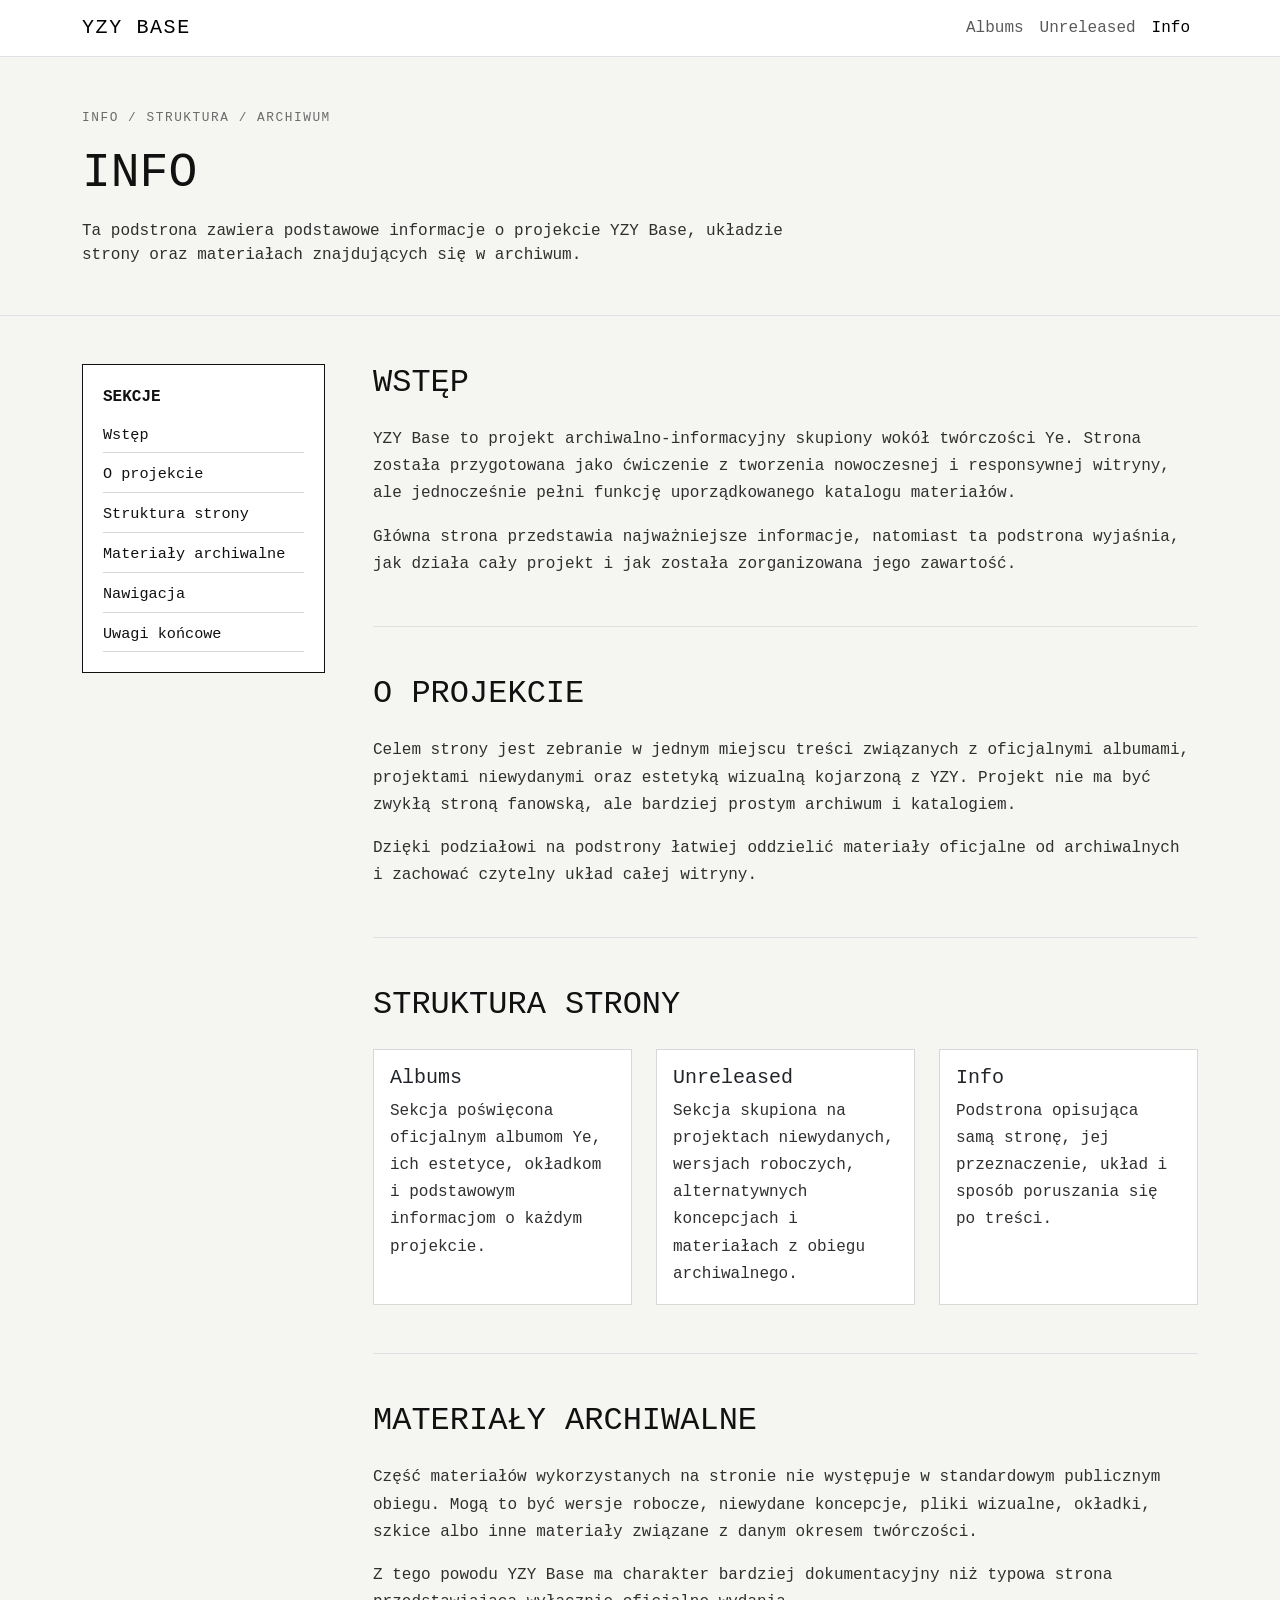
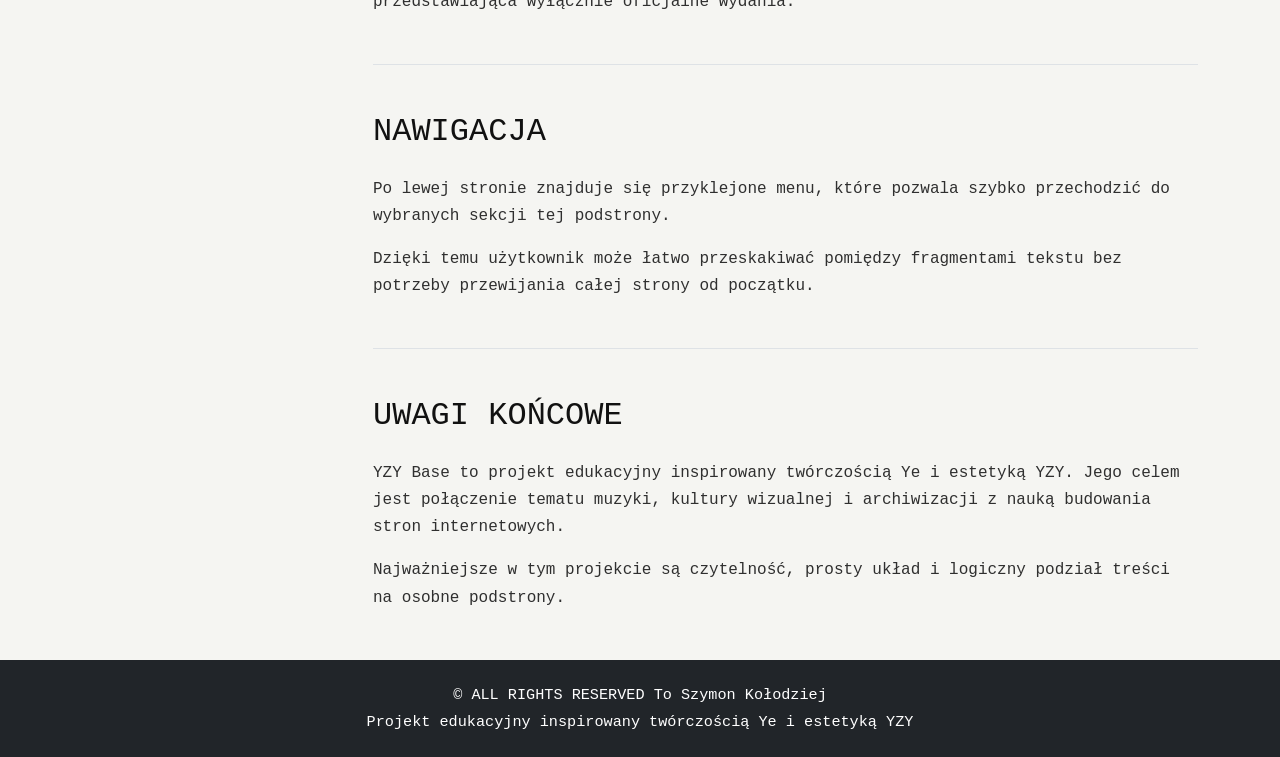
<file: about.html>
<!DOCTYPE html>
<html lang="pl">

<head>
    <meta charset="UTF-8">
    <meta name="viewport" content="width=device-width, initial-scale=1.0">

    <title>YZY Base | Info</title>
    <meta name="description" content="Informacje o stronie YZY Base, jej strukturze i materiałach archiwalnych.">

    <!-- Bootstrap -->
    <link href="https://cdn.jsdelivr.net/npm/bootstrap@5.3.3/dist/css/bootstrap.min.css" rel="stylesheet">

    <!-- Wspólny CSS -->
    <link rel="stylesheet" href="main.css">

    <!-- CSS about -->
    <link rel="stylesheet" href="about.css">

    <!-- Ikona -->
    <link rel="icon" type="image/x-icon" href="img/yeezy_logo.png">
</head>

<body>

    <!-- NAVBAR -->
    <nav class="navbar navbar-expand-lg bg-white border-bottom sticky-top fade-navbar">
        <div class="container">
            <a class="navbar-brand" href="index.html">YZY BASE</a>

            <button class="navbar-toggler" type="button" data-bs-toggle="collapse" data-bs-target="#mainNavbar"
                aria-controls="mainNavbar" aria-expanded="false" aria-label="Przełącz nawigację">
                <span class="navbar-toggler-icon"></span>
            </button>

            <div class="collapse navbar-collapse" id="mainNavbar">
                <ul class="navbar-nav ms-auto">
                    <li class="nav-item">
                        <a class="nav-link" href="albums.html">Albums</a>
                    </li>
                    <li class="nav-item">
                        <a class="nav-link" href="unreleased.html">Unreleased</a>
                    </li>
                    <li class="nav-item">
                        <a class="nav-link active" href="about.html">Info</a>
                    </li>
                </ul>
            </div>
        </div>
    </nav>

    <main class="fade-content">
        <!-- HERO -->
        <section class="about-hero py-5 border-bottom">
            <div class="container">
                <div class="row g-4">
                    <div class="col-12 col-lg-8">
                        <span class="about-label">INFO / STRUKTURA / ARCHIWUM</span>
                        <h1 class="about-title mt-3 mb-3">Info</h1>
                        <p class="about-subtitle mb-0">
                            Ta podstrona zawiera podstawowe informacje o projekcie YZY Base, układzie strony
                            oraz materiałach znajdujących się w archiwum.
                        </p>
                    </div>
                </div>
            </div>
        </section>

        <!-- CONTENT -->
        <section class="about-layout py-5">
            <div class="container">
                <div class="row g-5">

                    <!-- STICKY SIDEBAR -->
                    <div class="col-12 col-lg-3">
                        <aside class="about-sidebar">
                            <p class="about-sidebar-title">Sekcje</p>
                            <nav class="about-nav">
                                <a href="#wstep">Wstęp</a>
                                <a href="#projekt">O projekcie</a>
                                <a href="#struktura">Struktura strony</a>
                                <a href="#archiwum">Materiały archiwalne</a>
                                <a href="#nawigacja">Nawigacja</a>
                                <a href="#uwagi">Uwagi końcowe</a>
                            </nav>
                        </aside>
                    </div>

                    <!-- MAIN CONTENT -->
                    <div class="col-12 col-lg-9">
                        <section id="wstep" class="about-section border-bottom pb-5 mb-5">
                            <h2 class="mb-4 section-title">Wstęp</h2>
                            <p>
                                YZY Base to projekt archiwalno-informacyjny skupiony wokół twórczości Ye.
                                Strona została przygotowana jako ćwiczenie z tworzenia nowoczesnej i responsywnej
                                witryny,
                                ale jednocześnie pełni funkcję uporządkowanego katalogu materiałów.
                            </p>
                            <p class="mb-0">
                                Główna strona przedstawia najważniejsze informacje, natomiast ta podstrona wyjaśnia,
                                jak działa cały projekt i jak została zorganizowana jego zawartość.
                            </p>
                        </section>

                        <section id="projekt" class="about-section border-bottom pb-5 mb-5">
                            <h2 class="mb-4 section-title">O projekcie</h2>
                            <p>
                                Celem strony jest zebranie w jednym miejscu treści związanych z oficjalnymi albumami,
                                projektami niewydanymi oraz estetyką wizualną kojarzoną z YZY. Projekt nie ma być zwykłą
                                stroną fanowską, ale bardziej prostym archiwum i katalogiem.
                            </p>
                            <p class="mb-0">
                                Dzięki podziałowi na podstrony łatwiej oddzielić materiały oficjalne od archiwalnych
                                i zachować czytelny układ całej witryny.
                            </p>
                        </section>

                        <section id="struktura" class="about-section border-bottom pb-5 mb-5">
                            <h2 class="mb-4 section-title">Struktura strony</h2>

                            <div class="row g-4">
                                <div class="col-12 col-md-4">
                                    <div class="card h-100">
                                        <div class="card-body">
                                            <h5 class="card-title">Albums</h5>
                                            <p class="card-text mb-0">
                                                Sekcja poświęcona oficjalnym albumom Ye, ich estetyce, okładkom
                                                i podstawowym informacjom o każdym projekcie.
                                            </p>
                                        </div>
                                    </div>
                                </div>

                                <div class="col-12 col-md-4">
                                    <div class="card h-100">
                                        <div class="card-body">
                                            <h5 class="card-title">Unreleased</h5>
                                            <p class="card-text mb-0">
                                                Sekcja skupiona na projektach niewydanych, wersjach roboczych,
                                                alternatywnych koncepcjach i materiałach z obiegu archiwalnego.
                                            </p>
                                        </div>
                                    </div>
                                </div>

                                <div class="col-12 col-md-4">
                                    <div class="card h-100">
                                        <div class="card-body">
                                            <h5 class="card-title">Info</h5>
                                            <p class="card-text mb-0">
                                                Podstrona opisująca samą stronę, jej przeznaczenie, układ
                                                i sposób poruszania się po treści.
                                            </p>
                                        </div>
                                    </div>
                                </div>
                            </div>
                        </section>

                        <section id="archiwum" class="about-section border-bottom pb-5 mb-5">
                            <h2 class="mb-4 section-title">Materiały archiwalne</h2>
                            <p>
                                Część materiałów wykorzystanych na stronie nie występuje w standardowym publicznym
                                obiegu.
                                Mogą to być wersje robocze, niewydane koncepcje, pliki wizualne, okładki, szkice albo
                                inne
                                materiały związane z danym okresem twórczości.
                            </p>
                            <p class="mb-0">
                                Z tego powodu YZY Base ma charakter bardziej dokumentacyjny niż typowa strona
                                przedstawiająca wyłącznie oficjalne wydania.
                            </p>
                        </section>

                        <section id="nawigacja" class="about-section border-bottom pb-5 mb-5">
                            <h2 class="mb-4 section-title">Nawigacja</h2>
                            <p>
                                Po lewej stronie znajduje się przyklejone menu, które pozwala szybko przechodzić
                                do wybranych sekcji tej podstrony.
                            </p>
                            <p class="mb-0">
                                Dzięki temu użytkownik może łatwo przeskakiwać pomiędzy fragmentami tekstu
                                bez potrzeby przewijania całej strony od początku.
                            </p>
                        </section>

                        <section id="uwagi" class="about-section">
                            <h2 class="mb-4 section-title">Uwagi końcowe</h2>
                            <p>
                                YZY Base to projekt edukacyjny inspirowany twórczością Ye i estetyką YZY.
                                Jego celem jest połączenie tematu muzyki, kultury wizualnej i archiwizacji
                                z nauką budowania stron internetowych.
                            </p>
                            <p class="mb-0">
                                Najważniejsze w tym projekcie są czytelność, prosty układ i logiczny podział treści
                                na osobne podstrony.
                            </p>
                        </section>
                    </div>

                </div>
            </div>
        </section>
    </main>

    <!-- FOOTER -->
    <footer class="py-4 bg-dark text-white text-center">
        <div class="container">
            <p class="mb-1">© ALL RIGHTS RESERVED To Szymon Kołodziej</p>
            <p class="mb-0">Projekt edukacyjny inspirowany twórczością Ye i estetyką YZY</p>
        </div>
    </footer>

    <!-- Bootstrap JS -->
    <script src="https://cdn.jsdelivr.net/npm/bootstrap@5.3.3/dist/js/bootstrap.bundle.min.js"></script>

    <script src="main.js"></script>
</body>

</html>
</file>
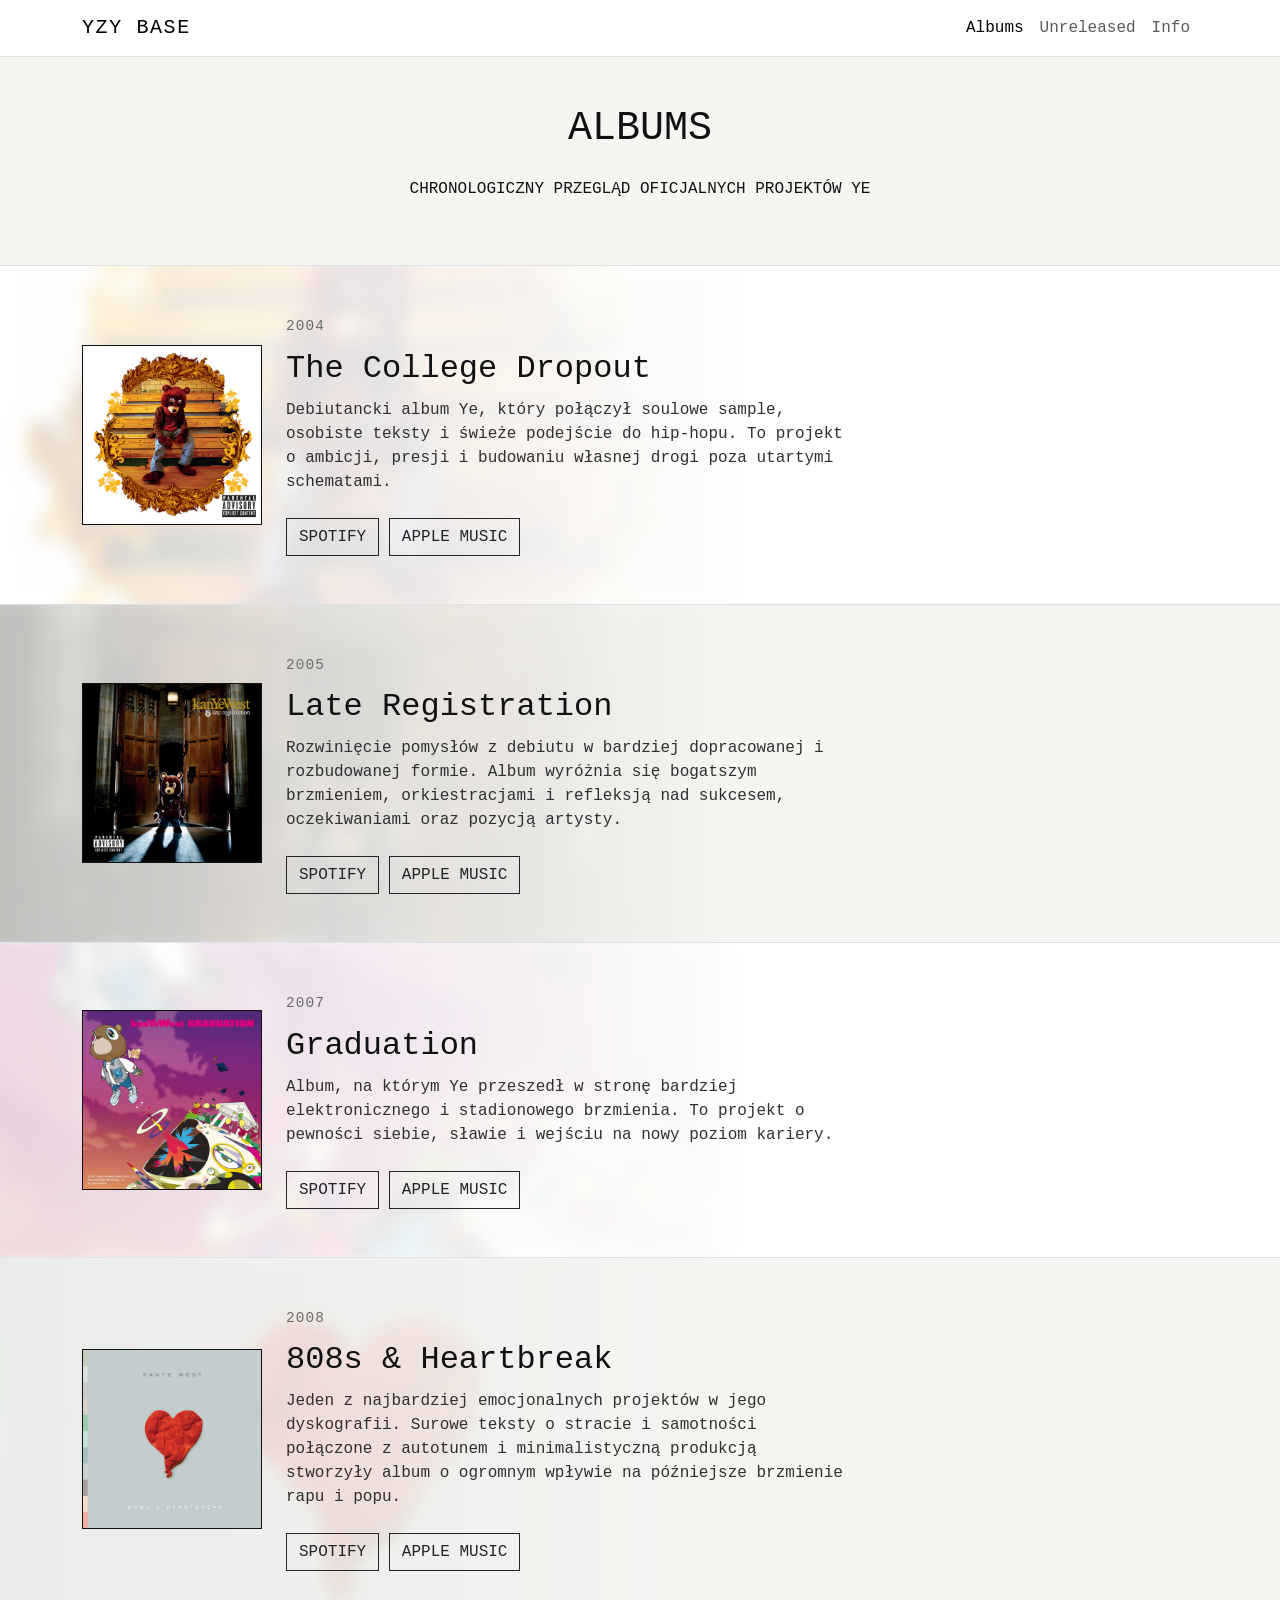
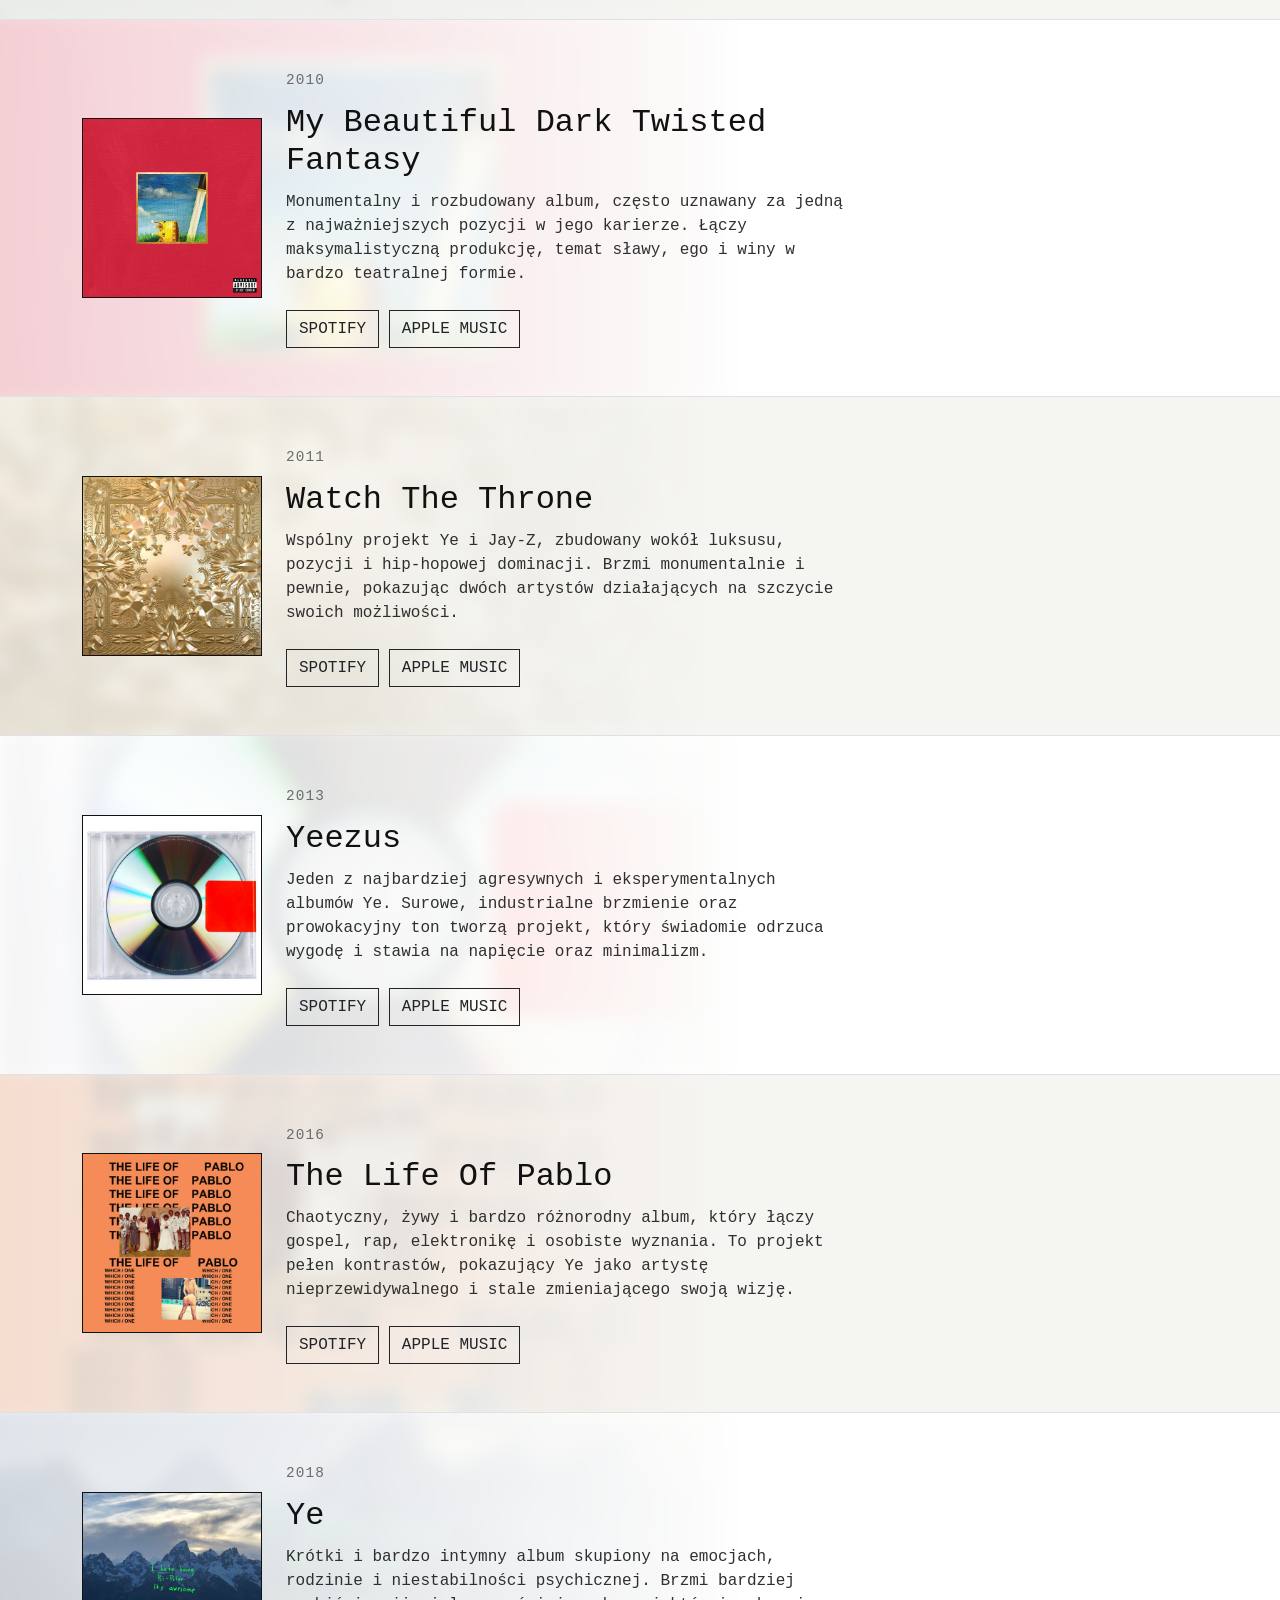
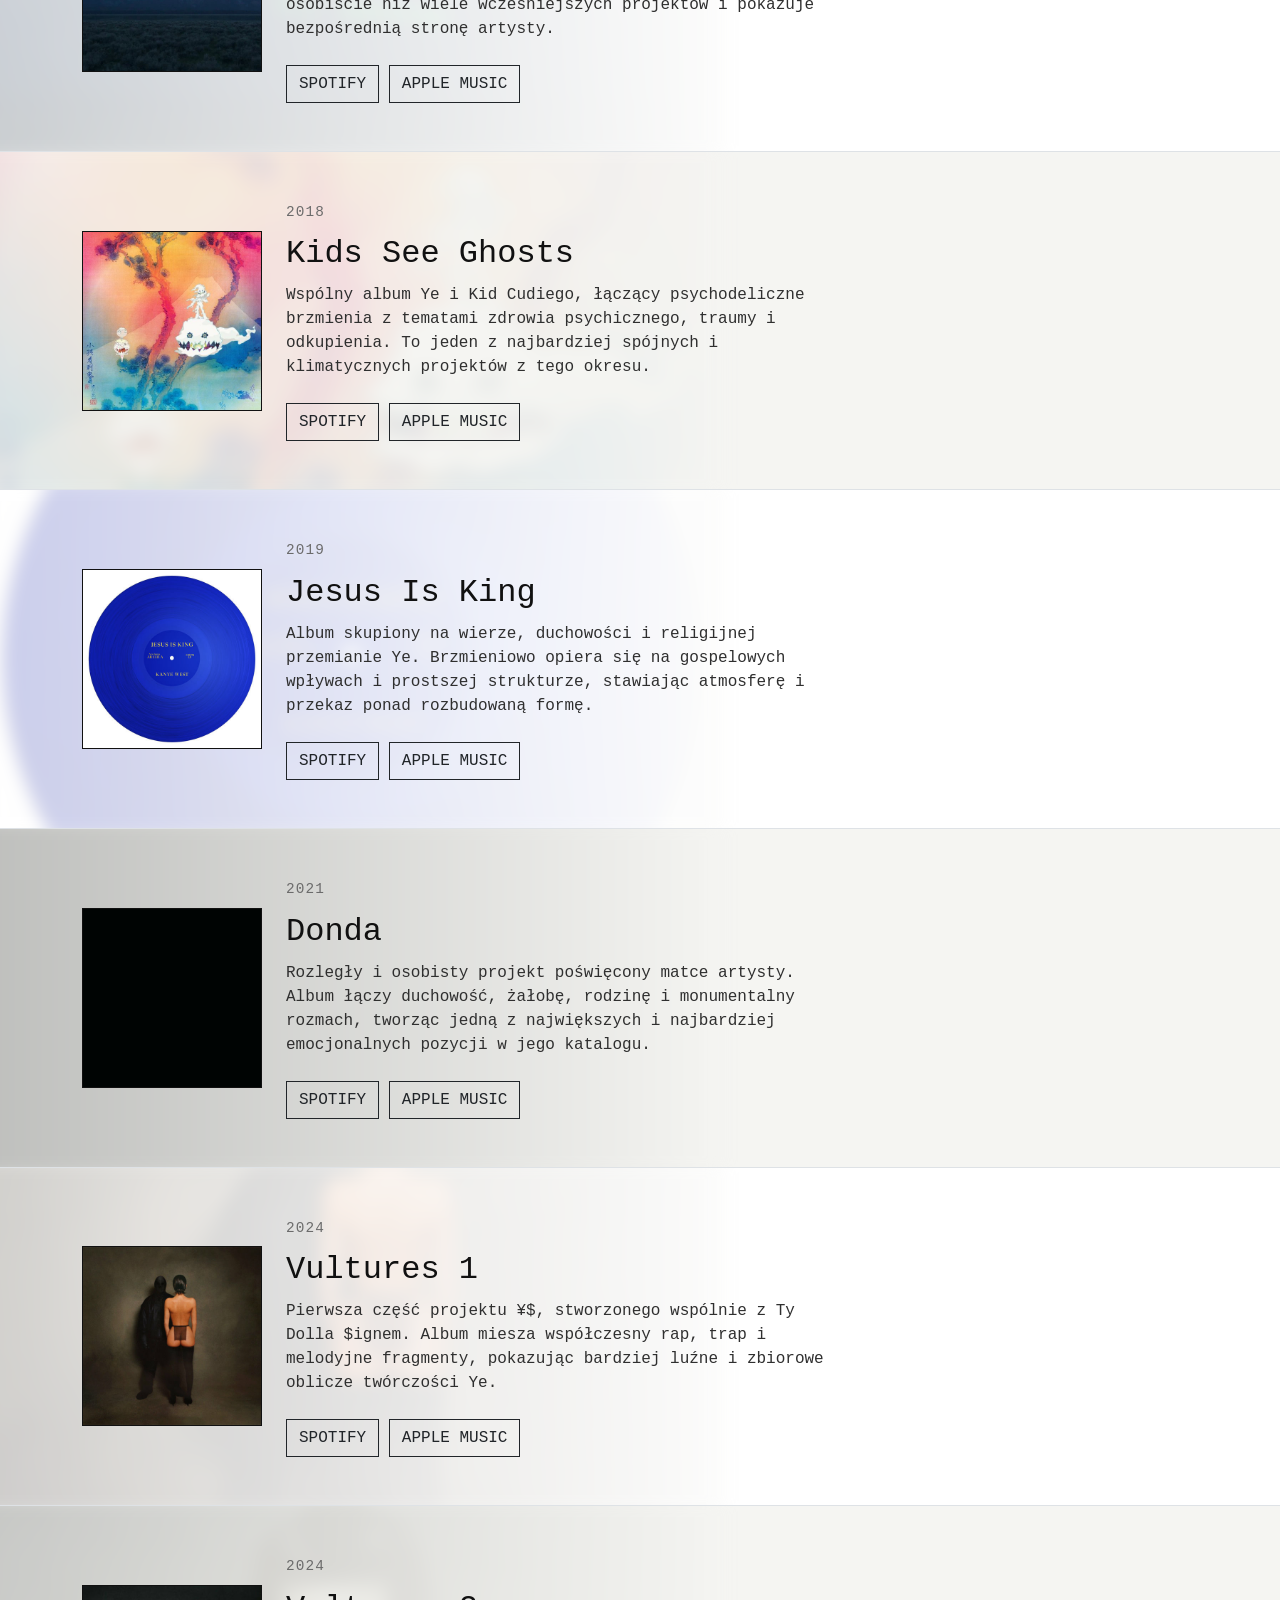
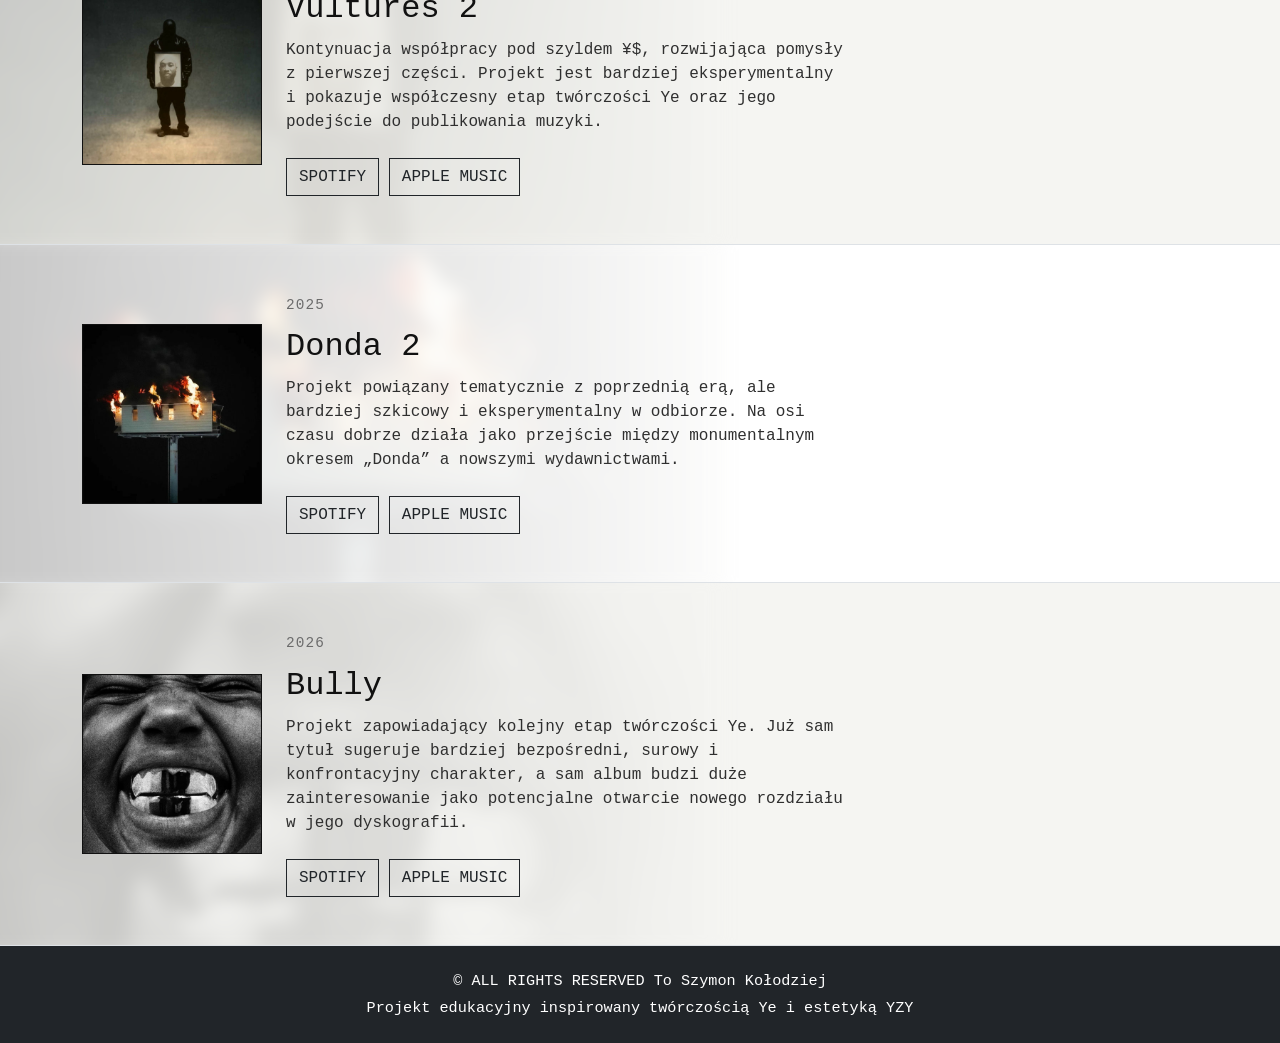
<file: albums.html>
<!DOCTYPE html>
<html lang="pl">

<head>
    <meta charset="UTF-8">
    <meta name="viewport" content="width=device-width, initial-scale=1.0">

    <title>YZY Base | Albums</title>
    <meta name="description" content="Podstrona z oficjalnymi albumami Ye w projekcie YZY Base.">

    <!-- Bootstrap -->
    <link href="https://cdn.jsdelivr.net/npm/bootstrap@5.3.3/dist/css/bootstrap.min.css" rel="stylesheet">

    <!-- Wspólny CSS -->
    <link rel="stylesheet" href="main.css">

    <!-- CSS Albums -->
    <link rel="stylesheet" href="albums.css">

    <!-- Ikona strony -->
    <link rel="icon" type="image/x-icon" href="img/yeezy_logo.png">
</head>

<body>

    <!-- NAVBAR -->
    <nav class="navbar navbar-expand-lg bg-white border-bottom sticky-top fade-navbar">
        <div class="container">
            <a class="navbar-brand" href="index.html">YZY BASE</a>

            <button class="navbar-toggler" type="button" data-bs-toggle="collapse" data-bs-target="#mainNavbar"
                aria-controls="mainNavbar" aria-expanded="false" aria-label="Przełącz nawigację">
                <span class="navbar-toggler-icon"></span>
            </button>

            <div class="collapse navbar-collapse" id="mainNavbar">
                <ul class="navbar-nav ms-auto">
                    <li class="nav-item">
                        <a class="nav-link active" href="albums.html">Albums</a>
                    </li>
                    <li class="nav-item">
                        <a class="nav-link" href="unreleased.html">Unreleased</a>
                    </li>
                    <li class="nav-item">
                        <a class="nav-link" href="about.html">Info</a>
                    </li>
                </ul>
            </div>
        </div>
    </nav>

    <!-- MAIN -->
    <main class="fade-content">
        <section class="py-5 border-bottom title-card">
            <div class="container text-center">
                <h1 class="mb-4">Albums</h1>
                <p>
                    Chronologiczny przegląd oficjalnych projektów Ye
                </p>
            </div>
        </section>

        <!-- ALBUM CARD'S -->
        <section class="py-5 border-bottom album-card album-bg-tcd">
            <div class="container">
                <div class="d-flex align-items-center gap-4">
                    <img src="img/TCD_img.jpg" class="album-cover" alt="The College Dropout Cover">

                    <div class="album-info">
                        <span class="album-year-badge">2004</span>
                        <h2 class="album-title">The College Dropout</h2>
                        <p class="album-description">
                            Debiutancki album Ye, który połączył soulowe sample, osobiste teksty i świeże podejście do
                            hip-hopu.
                            To projekt o ambicji, presji i budowaniu własnej drogi poza utartymi schematami.
                        </p>
                        <div class="mt-4">
                            <a href="https://open.spotify.com/album/4Uv86qWpGTxf7fU7lG5X6F"
                                class="btn btn-outline-dark rounded-0">SPOTIFY</a>
                            <a href="https://music.apple.com/pl/album/the-college-dropout/1412872568"
                                class="btn btn-outline-dark rounded-0">APPLE MUSIC</a>
                        </div>
                    </div>
                </div>
            </div>
        </section>

        <section class="py-5 border-bottom album-card-co album-bg-tl">
            <div class="container">
                <div class="d-flex align-items-center gap-4">
                    <img src="img/LT_img.jpg" class="album-cover" alt="Late Registration Cover">

                    <div class="album-info">
                        <span class="album-year-badge">2005</span>
                        <h2 class="album-title">Late Registration</h2>
                        <p class="album-description">
                            Rozwinięcie pomysłów z debiutu w bardziej dopracowanej i rozbudowanej formie.
                            Album wyróżnia się bogatszym brzmieniem, orkiestracjami i refleksją nad sukcesem,
                            oczekiwaniami oraz pozycją artysty.
                        </p>
                        <div class="mt-4">
                            <a href="https://open.spotify.com/album/5ll74bqtkcXlKE7wwkMq4g"
                                class="btn btn-outline-dark rounded-0">SPOTIFY</a>
                            <a href="https://music.apple.com/us/album/late-registration/1440828489"
                                class="btn btn-outline-dark rounded-0">APPLE MUSIC</a>
                        </div>
                    </div>
                </div>
            </div>
        </section>

        <section class="py-5 border-bottom album-card album-bg-gra">
            <div class="container">
                <div class="d-flex align-items-center gap-4">
                    <img src="img/Gra_img.jpg" class="album-cover" alt="Graduation Cover">

                    <div class="album-info">
                        <span class="album-year-badge">2007</span>
                        <h2 class="album-title">Graduation</h2>
                        <p class="album-description">
                            Album, na którym Ye przeszedł w stronę bardziej elektronicznego i stadionowego brzmienia.
                            To projekt o pewności siebie, sławie i wejściu na nowy poziom kariery.
                        </p>
                        <div class="mt-4">
                            <a href="https://open.spotify.com/album/7LQj9c3G6a9x5N1v2h3qgZ"
                                class="btn btn-outline-dark rounded-0">SPOTIFY</a>
                            <a href="https://music.apple.com/us/album/graduation/1440763592"
                                class="btn btn-outline-dark rounded-0">APPLE MUSIC</a>
                        </div>
                    </div>
                </div>
            </div>
        </section>

        <section class="py-5 border-bottom album-card-co album-bg-808">
            <div class="container">
                <div class="d-flex align-items-center gap-4">
                    <img src="img/808_img.jpg" class="album-cover" alt="808s & Heartbreak Cover">

                    <div class="album-info">
                        <span class="album-year-badge">2008</span>
                        <h2 class="album-title">808s &amp; Heartbreak</h2>
                        <p class="album-description">
                            Jeden z najbardziej emocjonalnych projektów w jego dyskografii.
                            Surowe teksty o stracie i samotności połączone z autotunem i minimalistyczną produkcją
                            stworzyły album o ogromnym wpływie na późniejsze brzmienie rapu i popu.
                        </p>
                        <div class="mt-4">
                            <a href="https://open.spotify.com/album/3WFTGIO6E3Xh4paEOBY9OU"
                                class="btn btn-outline-dark rounded-0">SPOTIFY</a>
                            <a href="https://music.apple.com/us/album/808s-heartbreak/1441410287"
                                class="btn btn-outline-dark rounded-0">APPLE MUSIC</a>
                        </div>
                    </div>
                </div>
            </div>
        </section>

        <section class="py-5 border-bottom album-card album-bg-mbdtf">
            <div class="container">
                <div class="d-flex align-items-center gap-4">
                    <img src="img/mbdtf_img.jpg" class="album-cover" alt="My Beautiful Dark Twisted Fantasy Cover">

                    <div class="album-info">
                        <span class="album-year-badge">2010</span>
                        <h2 class="album-title">My Beautiful Dark Twisted Fantasy</h2>
                        <p class="album-description">
                            Monumentalny i rozbudowany album, często uznawany za jedną z najważniejszych pozycji w jego
                            karierze.
                            Łączy maksymalistyczną produkcję, temat sławy, ego i winy w bardzo teatralnej formie.
                        </p>
                        <div class="mt-4">
                            <a href="https://open.spotify.com/album/20r762YmB5HeofjMCiPMLv"
                                class="btn btn-outline-dark rounded-0">SPOTIFY</a>
                            <a href="https://music.apple.com/us/album/my-beautiful-dark-twisted-fantasy/1440742903"
                                class="btn btn-outline-dark rounded-0">APPLE MUSIC</a>
                        </div>
                    </div>
                </div>
            </div>
        </section>

        <section class="py-5 border-bottom album-card-co album-bg-wtt">
            <div class="container">
                <div class="d-flex align-items-center gap-4">
                    <img src="img/wtt_img.jpg" class="album-cover" alt="Watch The Throne Cover">

                    <div class="album-info">
                        <span class="album-year-badge">2011</span>
                        <h2 class="album-title">Watch The Throne</h2>
                        <p class="album-description">
                            Wspólny projekt Ye i Jay-Z, zbudowany wokół luksusu, pozycji i hip-hopowej dominacji.
                            Brzmi monumentalnie i pewnie, pokazując dwóch artystów działających na szczycie swoich
                            możliwości.
                        </p>
                        <div class="mt-4">
                            <a href="https://open.spotify.com/album/0U6ldwLBEMkwgfQRY4V6D2"
                                class="btn btn-outline-dark rounded-0">SPOTIFY</a>
                            <a href="https://music.apple.com/us/album/watch-the-throne-deluxe/1440763530"
                                class="btn btn-outline-dark rounded-0">APPLE MUSIC</a>
                        </div>
                    </div>
                </div>
            </div>
        </section>

        <section class="py-5 border-bottom album-card album-bg-yee">
            <div class="container">
                <div class="d-flex align-items-center gap-4">
                    <img src="img/yeezus_img.jpg" class="album-cover" alt="Yeezus Cover">

                    <div class="album-info">
                        <span class="album-year-badge">2013</span>
                        <h2 class="album-title">Yeezus</h2>
                        <p class="album-description">
                            Jeden z najbardziej agresywnych i eksperymentalnych albumów Ye.
                            Surowe, industrialne brzmienie oraz prowokacyjny ton tworzą projekt, który świadomie odrzuca
                            wygodę i stawia na napięcie oraz minimalizm.
                        </p>
                        <div class="mt-4">
                            <a href="https://open.spotify.com/album/7D2NdGvBHIavgLhmcwhluK?si=PCcYpvYBR4e7ibXGwdLCNw"
                                class="btn btn-outline-dark rounded-0">SPOTIFY</a>
                            <a href="https://music.apple.com/us/album/yeezus/1440811524"
                                class="btn btn-outline-dark rounded-0">APPLE MUSIC</a>
                        </div>
                    </div>
                </div>
            </div>
        </section>

        <section class="py-5 border-bottom album-card-co album-bg-tlop">
            <div class="container">
                <div class="d-flex align-items-center gap-4">
                    <img src="img/tlop_img.jpg" class="album-cover" alt="The Life Of Pablo Cover">

                    <div class="album-info">
                        <span class="album-year-badge">2016</span>
                        <h2 class="album-title">The Life Of Pablo</h2>
                        <p class="album-description">
                            Chaotyczny, żywy i bardzo różnorodny album, który łączy gospel, rap, elektronikę i osobiste
                            wyznania.
                            To projekt pełen kontrastów, pokazujący Ye jako artystę nieprzewidywalnego i stale
                            zmieniającego swoją wizję.
                        </p>
                        <div class="mt-4">
                            <a href="https://open.spotify.com/album/7gsWAHLeT0w7es6FofOXk1"
                                class="btn btn-outline-dark rounded-0">SPOTIFY</a>
                            <a href="https://music.apple.com/us/album/yeezus/1440811524"
                                class="btn btn-outline-dark rounded-0">APPLE MUSIC</a>
                        </div>
                    </div>
                </div>
            </div>
        </section>

        <section class="py-5 border-bottom album-card album-bg-ye">
            <div class="container">
                <div class="d-flex align-items-center gap-4">
                    <img src="img/ye_img.jpg" class="album-cover" alt="Ye Cover">

                    <div class="album-info">
                        <span class="album-year-badge">2018</span>
                        <h2 class="album-title">Ye</h2>
                        <p class="album-description">
                            Krótki i bardzo intymny album skupiony na emocjach, rodzinie i niestabilności psychicznej.
                            Brzmi bardziej osobiście niż wiele wcześniejszych projektów i pokazuje bezpośrednią stronę
                            artysty.
                        </p>
                        <div class="mt-4">
                            <a href="https://open.spotify.com/album/2Ek1q2haOnxVqhvVKqMvJe"
                                class="btn btn-outline-dark rounded-0">SPOTIFY</a>
                            <a href="https://music.apple.com/us/album/ye/1396710872"
                                class="btn btn-outline-dark rounded-0">APPLE MUSIC</a>
                        </div>
                    </div>
                </div>
            </div>
        </section>

        <section class="py-5 border-bottom album-card-co album-bg-ksg">
            <div class="container">
                <div class="d-flex align-items-center gap-4">
                    <img src="img/ksg_img.jpg" class="album-cover" alt="Kids See Ghosts Cover">

                    <div class="album-info">
                        <span class="album-year-badge">2018</span>
                        <h2 class="album-title">Kids See Ghosts</h2>
                        <p class="album-description">
                            Wspólny album Ye i Kid Cudiego, łączący psychodeliczne brzmienia z tematami zdrowia
                            psychicznego, traumy i odkupienia.
                            To jeden z najbardziej spójnych i klimatycznych projektów z tego okresu.
                        </p>
                        <div class="mt-4">
                            <a href="https://open.spotify.com/album/6pwuKxMUkNg673KETsXPUV?si=owsXKGSjQFWmUsx00BMepQ"
                                class="btn btn-outline-dark rounded-0">SPOTIFY</a>
                            <a href="https://music.apple.com/us/album/kids-see-ghosts/1396710879"
                                class="btn btn-outline-dark rounded-0">APPLE MUSIC</a>
                        </div>
                    </div>
                </div>
            </div>
        </section>

        <section class="py-5 border-bottom album-card album-bg-jik">
            <div class="container">
                <div class="d-flex align-items-center gap-4">
                    <img src="img/jik_img.jpg" class="album-cover" alt="Jesus Is King Cover">

                    <div class="album-info">
                        <span class="album-year-badge">2019</span>
                        <h2 class="album-title">Jesus Is King</h2>
                        <p class="album-description">
                            Album skupiony na wierze, duchowości i religijnej przemianie Ye.
                            Brzmieniowo opiera się na gospelowych wpływach i prostszej strukturze, stawiając atmosferę i
                            przekaz ponad rozbudowaną formę.
                        </p>
                        <div class="mt-4">
                            <a href="https://open.spotify.com/album/0FgZKfoU2Br5sHOfvZKTI9"
                                class="btn btn-outline-dark rounded-0">SPOTIFY</a>
                            <a href="https://music.apple.com/us/album/jesus-is-king/1484936940"
                                class="btn btn-outline-dark rounded-0">APPLE MUSIC</a>
                        </div>
                    </div>
                </div>
            </div>
        </section>

        <section class="py-5 border-bottom album-card-co album-bg-donda">
            <div class="container">
                <div class="d-flex align-items-center gap-4">
                    <img src="img/donda_img.jpg" class="album-cover" alt="Donda Cover">

                    <div class="album-info">
                        <span class="album-year-badge">2021</span>
                        <h2 class="album-title">Donda</h2>
                        <p class="album-description">
                            Rozległy i osobisty projekt poświęcony matce artysty.
                            Album łączy duchowość, żałobę, rodzinę i monumentalny rozmach, tworząc jedną z największych
                            i najbardziej emocjonalnych pozycji w jego katalogu.
                        </p>
                        <div class="mt-4">
                            <a href="https://open.spotify.com/album/5CnpZV3q5BcESefcB3WJmz"
                                class="btn btn-outline-dark rounded-0">SPOTIFY</a>
                            <a href="https://music.apple.com/pl/album/donda-deluxe/1595496182"
                                class="btn btn-outline-dark rounded-0">APPLE MUSIC</a>
                        </div>
                    </div>
                </div>
            </div>
        </section>

        <section class="py-5 border-bottom album-card album-bg-v1">
            <div class="container">
                <div class="d-flex align-items-center gap-4">
                    <img src="img/vultures_1_img.jpg" class="album-cover" alt="Vultures 1 Cover">

                    <div class="album-info">
                        <span class="album-year-badge">2024</span>
                        <h2 class="album-title">Vultures 1</h2>
                        <p class="album-description">
                            Pierwsza część projektu ¥$, stworzonego wspólnie z Ty Dolla $ignem.
                            Album miesza współczesny rap, trap i melodyjne fragmenty, pokazując bardziej luźne i
                            zbiorowe oblicze twórczości Ye.
                        </p>
                        <div class="mt-4">
                            <a href="https://open.spotify.com/album/4DOsPwJtokv6HEifZ6t5j6?si=pJOjRP0PSBmB_dvxBZ-h0w"
                                class="btn btn-outline-dark rounded-0">SPOTIFY</a>
                            <a href="https://music.apple.com/us/album/vultures-1/1732448475"
                                class="btn btn-outline-dark rounded-0">APPLE MUSIC</a>
                        </div>
                    </div>
                </div>
            </div>
        </section>

        <section class="py-5 border-bottom album-card-co album-bg-v2">
            <div class="container">
                <div class="d-flex align-items-center gap-4">
                    <img src="img/vultures_2_img.jpg" class="album-cover" alt="Vultures 2 Cover">

                    <div class="album-info">
                        <span class="album-year-badge">2024</span>
                        <h2 class="album-title">Vultures 2</h2>
                        <p class="album-description">
                            Kontynuacja współpracy pod szyldem ¥$, rozwijająca pomysły z pierwszej części.
                            Projekt jest bardziej eksperymentalny i pokazuje współczesny etap twórczości Ye oraz jego
                            podejście do publikowania muzyki.
                        </p>
                        <div class="mt-4">
                            <a href="https://open.spotify.com/album/3l8iZ8s4t0rO3m5F5YyXnR"
                                class="btn btn-outline-dark rounded-0">SPOTIFY</a>
                            <a href="https://music.apple.com/us/album/vultures-2/1737057715"
                                class="btn btn-outline-dark rounded-0">APPLE MUSIC</a>
                        </div>
                    </div>
                </div>
            </div>
        </section>

        <section class="py-5 border-bottom album-card album-bg-donda2">
            <div class="container">
                <div class="d-flex align-items-center gap-4">
                    <img src="img/donda_2_img.jpg" class="album-cover" alt="Donda 2 Cover">

                    <div class="album-info">
                        <span class="album-year-badge">2025</span>
                        <h2 class="album-title">Donda 2</h2>
                        <p class="album-description">
                            Projekt powiązany tematycznie z poprzednią erą, ale bardziej szkicowy i eksperymentalny w
                            odbiorze.
                            Na osi czasu dobrze działa jako przejście między monumentalnym okresem „Donda” a nowszymi
                            wydawnictwami.
                        </p>
                        <div class="mt-4">
                            <a href="https://open.spotify.com/album/1ZkGNUz1un0b3Z7EsJl3ci"
                                class="btn btn-outline-dark rounded-0">SPOTIFY</a>
                            <a href="https://music.apple.com/pl/album/donda-2/1818888557?l=pl"
                                class="btn btn-outline-dark rounded-0">APPLE MUSIC</a>
                        </div>
                    </div>
                </div>
            </div>
        </section>

        <section class="py-5 border-bottom album-card-co album-bg-bully">
            <div class="container">
                <div class="d-flex align-items-center gap-4">
                    <img src="img/bully_img.jpg" class="album-cover" alt="Bully Cover">

                    <div class="album-info">
                        <span class="album-year-badge">2026</span>
                        <h2 class="album-title">Bully</h2>
                        <p class="album-description">
                            Projekt zapowiadający kolejny etap twórczości Ye. Już sam tytuł sugeruje bardziej
                            bezpośredni, surowy i konfrontacyjny charakter, a sam album budzi duże zainteresowanie jako
                            potencjalne otwarcie nowego rozdziału w jego dyskografii.
                        </p>
                        <div class="mt-4">
                            <a href="https://open.spotify.com/album/5poA9SAx0Xiz1cf17fWBLS"
                                class="btn btn-outline-dark rounded-0">SPOTIFY</a>
                            <a href="https://music.apple.com/pl/album/bully/1888707282?l=pl"
                                class="btn btn-outline-dark rounded-0">APPLE MUSIC</a>
                        </div>
                    </div>
                </div>
            </div>
        </section>


    </main>

    <!-- FOOTER -->
    <footer class="py-4 bg-dark text-white text-center">
        <div class="container">
            <p class="mb-1">© ALL RIGHTS RESERVED To Szymon Kołodziej</p>
            <p class="mb-0">Projekt edukacyjny inspirowany twórczością Ye i estetyką YZY</p>
        </div>
    </footer>

    <!-- Bootstrap JS -->
    <script src="https://cdn.jsdelivr.net/npm/bootstrap@5.3.3/dist/js/bootstrap.bundle.min.js"></script>

    <script src="main.js"></script>
</body>

</html>
</file>
<file: main.css>
body {
  font-family: "Space Mono", "IBM Plex Mono", "Roboto Mono", monospace;
  background-color: #f5f5f2;
  color: #111111;
  user-select: none;
}

.navbar-brand {
  font-weight: 400;
  letter-spacing: 0.08em;
}

.section-title {
  text-transform: uppercase;
}

.card {
  border: 1px solid #d8d8d8;
  border-radius: 0;
}

.card-img-top,
.img-fluid {
  object-fit: cover;
}

footer {
  font-size: 0.95rem;
}

.fade-navbar,
.fade-content {
    opacity: 0;
    transform: translateY(-10px);
}

.fade-in {
    opacity: 1;
    transform: translateY(0);
    transition: opacity 0.8s ease, transform 0.8s ease;
}
</file>
<file: about.css>
html {
    scroll-behavior: smooth;
}

.about-hero {
    background-color: #f5f5f2;
}

.about-label {
    font-size: 0.8rem;
    letter-spacing: 0.12em;
    text-transform: uppercase;
    color: #6b6b6b;
}

.about-title {
    font-size: 3rem;
    text-transform: uppercase;
    margin: 0;
}

.about-subtitle {
    max-width: 760px;
    color: #2f2f2f;
}

.about-sidebar {
    position: sticky;
    top: 100px;
    border: 1px solid #111;
    background-color: white;
    padding: 20px;
}

.about-sidebar-title {
    font-weight: 700;
    margin-bottom: 15px;
    text-transform: uppercase;
}

.about-nav {
    display: flex;
    flex-direction: column;
    gap: 10px;
}

.about-nav a {
    color: #111;
    text-decoration: none;
    border-bottom: 1px solid #d8d8d8;
    padding-bottom: 6px;
    font-size: 0.95rem;
}

.about-nav a:hover {
    text-decoration: underline;
}

.about-section {
    scroll-margin-top: 100px;
}

.about-section p {
    color: #2f2f2f;
    line-height: 1.7;
}

@media (max-width: 991px) {
    .about-sidebar {
        position: static;
    }
}

@media (max-width: 768px) {
    .about-title {
        font-size: 2.2rem;
    }
}
</file>
<file: albums.css>
.title-card {
    text-transform: uppercase;
}

.album-card {
    background-color: white;
}

.album-card-co {
    background-color: #f5f5f2;
}

.album-cover {
    width: 180px;
    height: auto;
    object-fit: cover;
    border: 1px solid #111;
    flex-shrink: 0;
}

.album-info {
    text-align: left;
    max-width: 560px;
}

.album-title {
    margin-bottom: 0.6rem;
}

.album-year-badge {
    display: inline-block;
    margin-bottom: 0.75rem;
    color: #6b6b6b;
    font-size: 0.9rem;
    font-weight: 400;
    letter-spacing: 0.08em;
    text-transform: uppercase;
}

.album-description {
    margin-bottom: 0;
    color: #2f2f2f;
}

@media (max-width: 768px) {
    .album-card .d-flex,
    .album-card-co .d-flex {
        flex-direction: column;
        align-items: flex-start;
    }

    .album-cover {
        width: 140px;
    }
}

.album-card,
.album-card-co {
    position: relative;
    overflow: hidden;
}

.album-card .container,
.album-card-co .container {
    position: relative;
    z-index: 2;
}

.album-bg-tcd::before {
    content: "";
    position: absolute;
    top: 0;
    left: 0;
    width: 55%;
    height: 100%;
    background-image:
        linear-gradient(to right, rgba(245, 245, 242, 0) 0%, rgba(245, 245, 242, 1) 100%),
        url("img/TCD_img.jpg");
    background-size: cover;
    background-position: left center;
    opacity: 0.22;
    filter: blur(8px);
    transform: scale(1.06);
    z-index: 1;
    pointer-events: none;
}

.album-bg-tl::before {
    content: "";
    position: absolute;
    top: 0;
    left: 0;
    width: 55%;
    height: 100%;
    background-image:
        linear-gradient(to right, rgba(245, 245, 242, 0) 0%, rgba(245, 245, 242, 1) 100%),
        url("img/LT_img.jpg");
    background-size: cover;
    background-position: left center;
    opacity: 0.22;
    filter: blur(8px);
    transform: scale(1.06);
    z-index: 1;
    pointer-events: none;
}

.album-bg-gra::before {
    content: "";
    position: absolute;
    top: 0;
    left: 0;
    width: 55%;
    height: 100%;
    background-image:
        linear-gradient(to right, rgba(245, 245, 242, 0) 0%, rgba(245, 245, 242, 1) 100%),
        url("img/Gra_img.jpg");
    background-size: cover;
    background-position: left center;
    opacity: 0.22;
    filter: blur(8px);
    transform: scale(1.06);
    z-index: 1;
    pointer-events: none;
}

.album-bg-808::before {
    content: "";
    position: absolute;
    top: 0;
    left: 0;
    width: 55%;
    height: 100%;
    background-image:
        linear-gradient(to right, rgba(245, 245, 242, 0) 0%, rgba(245, 245, 242, 1) 100%),
        url("img/808_img.jpg");
    background-size: cover;
    background-position: left center;
    opacity: 0.22;
    filter: blur(8px);
    transform: scale(1.06);
    z-index: 1;
    pointer-events: none;
}

.album-bg-mbdtf::before {
    content: "";
    position: absolute;
    top: 0;
    left: 0;
    width: 55%;
    height: 100%;
    background-image:
        linear-gradient(to right, rgba(245, 245, 242, 0) 0%, rgba(245, 245, 242, 1) 100%),
        url("img/mbdtf_img.jpg");
    background-size: cover;
    background-position: left center;
    opacity: 0.22;
    filter: blur(8px);
    transform: scale(1.06);
    z-index: 1;
    pointer-events: none;
}

.album-bg-wtt::before {
    content: "";
    position: absolute;
    top: 0;
    left: 0;
    width: 55%;
    height: 100%;
    background-image:
        linear-gradient(to right, rgba(245, 245, 242, 0) 0%, rgba(245, 245, 242, 1) 100%),
        url("img/wtt_img.jpg");
    background-size: cover;
    background-position: left center;
    opacity: 0.22;
    filter: blur(8px);
    transform: scale(1.06);
    z-index: 1;
    pointer-events: none;
}

.album-bg-yee::before {
    content: "";
    position: absolute;
    top: 0;
    left: 0;
    width: 55%;
    height: 100%;
    background-image:
        linear-gradient(to right, rgba(245, 245, 242, 0) 0%, rgba(245, 245, 242, 1) 100%),
        url("img/yeezus_img.jpg");
    background-size: cover;
    background-position: left center;
    opacity: 0.22;
    filter: blur(8px);
    transform: scale(1.06);
    z-index: 1;
    pointer-events: none;
}

.album-bg-tlop::before {
    content: "";
    position: absolute;
    top: 0;
    left: 0;
    width: 55%;
    height: 100%;
    background-image:
        linear-gradient(to right, rgba(245, 245, 242, 0) 0%, rgba(245, 245, 242, 1) 100%),
        url("img/tlop_img.jpg");
    background-size: cover;
    background-position: left center;
    opacity: 0.22;
    filter: blur(8px);
    transform: scale(1.06);
    z-index: 1;
    pointer-events: none;
}

.album-bg-ye::before {
    content: "";
    position: absolute;
    top: 0;
    left: 0;
    width: 55%;
    height: 100%;
    background-image:
        linear-gradient(to right, rgba(245, 245, 242, 0) 0%, rgba(245, 245, 242, 1) 100%),
        url("img/ye_img.jpg");
    background-size: cover;
    background-position: left center;
    opacity: 0.22;
    filter: blur(8px);
    transform: scale(1.06);
    z-index: 1;
    pointer-events: none;
}

.album-bg-ksg::before {
    content: "";
    position: absolute;
    top: 0;
    left: 0;
    width: 55%;
    height: 100%;
    background-image:
        linear-gradient(to right, rgba(245, 245, 242, 0) 0%, rgba(245, 245, 242, 1) 100%),
        url("img/ksg_img.jpg");
    background-size: cover;
    background-position: left center;
    opacity: 0.22;
    filter: blur(8px);
    transform: scale(1.06);
    z-index: 1;
    pointer-events: none;
}

.album-bg-jik::before {
    content: "";
    position: absolute;
    top: 0;
    left: 0;
    width: 55%;
    height: 100%;
    background-image:
        linear-gradient(to right, rgba(245, 245, 242, 0) 0%, rgba(245, 245, 242, 1) 100%),
        url("img/jik_img.jpg");
    background-size: cover;
    background-position: left center;
    opacity: 0.22;
    filter: blur(8px);
    transform: scale(1.06);
    z-index: 1;
    pointer-events: none;
}

.album-bg-donda::before {
    content: "";
    position: absolute;
    top: 0;
    left: 0;
    width: 55%;
    height: 100%;
    background-image:
        linear-gradient(to right, rgba(245, 245, 242, 0) 0%, rgba(245, 245, 242, 1) 100%),
        url("img/donda_img.jpg");
    background-size: cover;
    background-position: left center;
    opacity: 0.22;
    filter: blur(8px);
    transform: scale(1.06);
    z-index: 1;
    pointer-events: none;
}

.album-bg-v1::before {
    content: "";
    position: absolute;
    top: 0;
    left: 0;
    width: 55%;
    height: 100%;
    background-image:
        linear-gradient(to right, rgba(245, 245, 242, 0) 0%, rgba(245, 245, 242, 1) 100%),
        url("img/vultures_1_img.jpg");
    background-size: cover;
    background-position: left center;
    opacity: 0.22;
    filter: blur(8px);
    transform: scale(1.06);
    z-index: 1;
    pointer-events: none;
}

.album-bg-v2::before {
    content: "";
    position: absolute;
    top: 0;
    left: 0;
    width: 55%;
    height: 100%;
    background-image:
        linear-gradient(to right, rgba(245, 245, 242, 0) 0%, rgba(245, 245, 242, 1) 100%),
        url("img/vultures_2_img.jpg");
    background-size: cover;
    background-position: left center;
    opacity: 0.22;
    filter: blur(8px);
    transform: scale(1.06);
    z-index: 1;
    pointer-events: none;
}

.album-bg-donda2::before {
    content: "";
    position: absolute;
    top: 0;
    left: 0;
    width: 55%;
    height: 100%;
    background-image:
        linear-gradient(to right, rgba(245, 245, 242, 0) 0%, rgba(245, 245, 242, 1) 100%),
        url("img/donda_2_img.jpg");
    background-size: cover;
    background-position: left center;
    opacity: 0.22;
    filter: blur(8px);
    transform: scale(1.06);
    z-index: 1;
    pointer-events: none;
}

.album-bg-bully::before {
    content: "";
    position: absolute;
    top: 0;
    left: 0;
    width: 55%;
    height: 100%;
    background-image:
        linear-gradient(to right, rgba(245, 245, 242, 0) 0%, rgba(245, 245, 242, 1) 100%),
        url("img/bully_img.jpg");
    background-size: cover;
    background-position: left center;
    opacity: 0.22;
    filter: blur(8px);
    transform: scale(1.06);
    z-index: 1;
    pointer-events: none;
}
</file>
